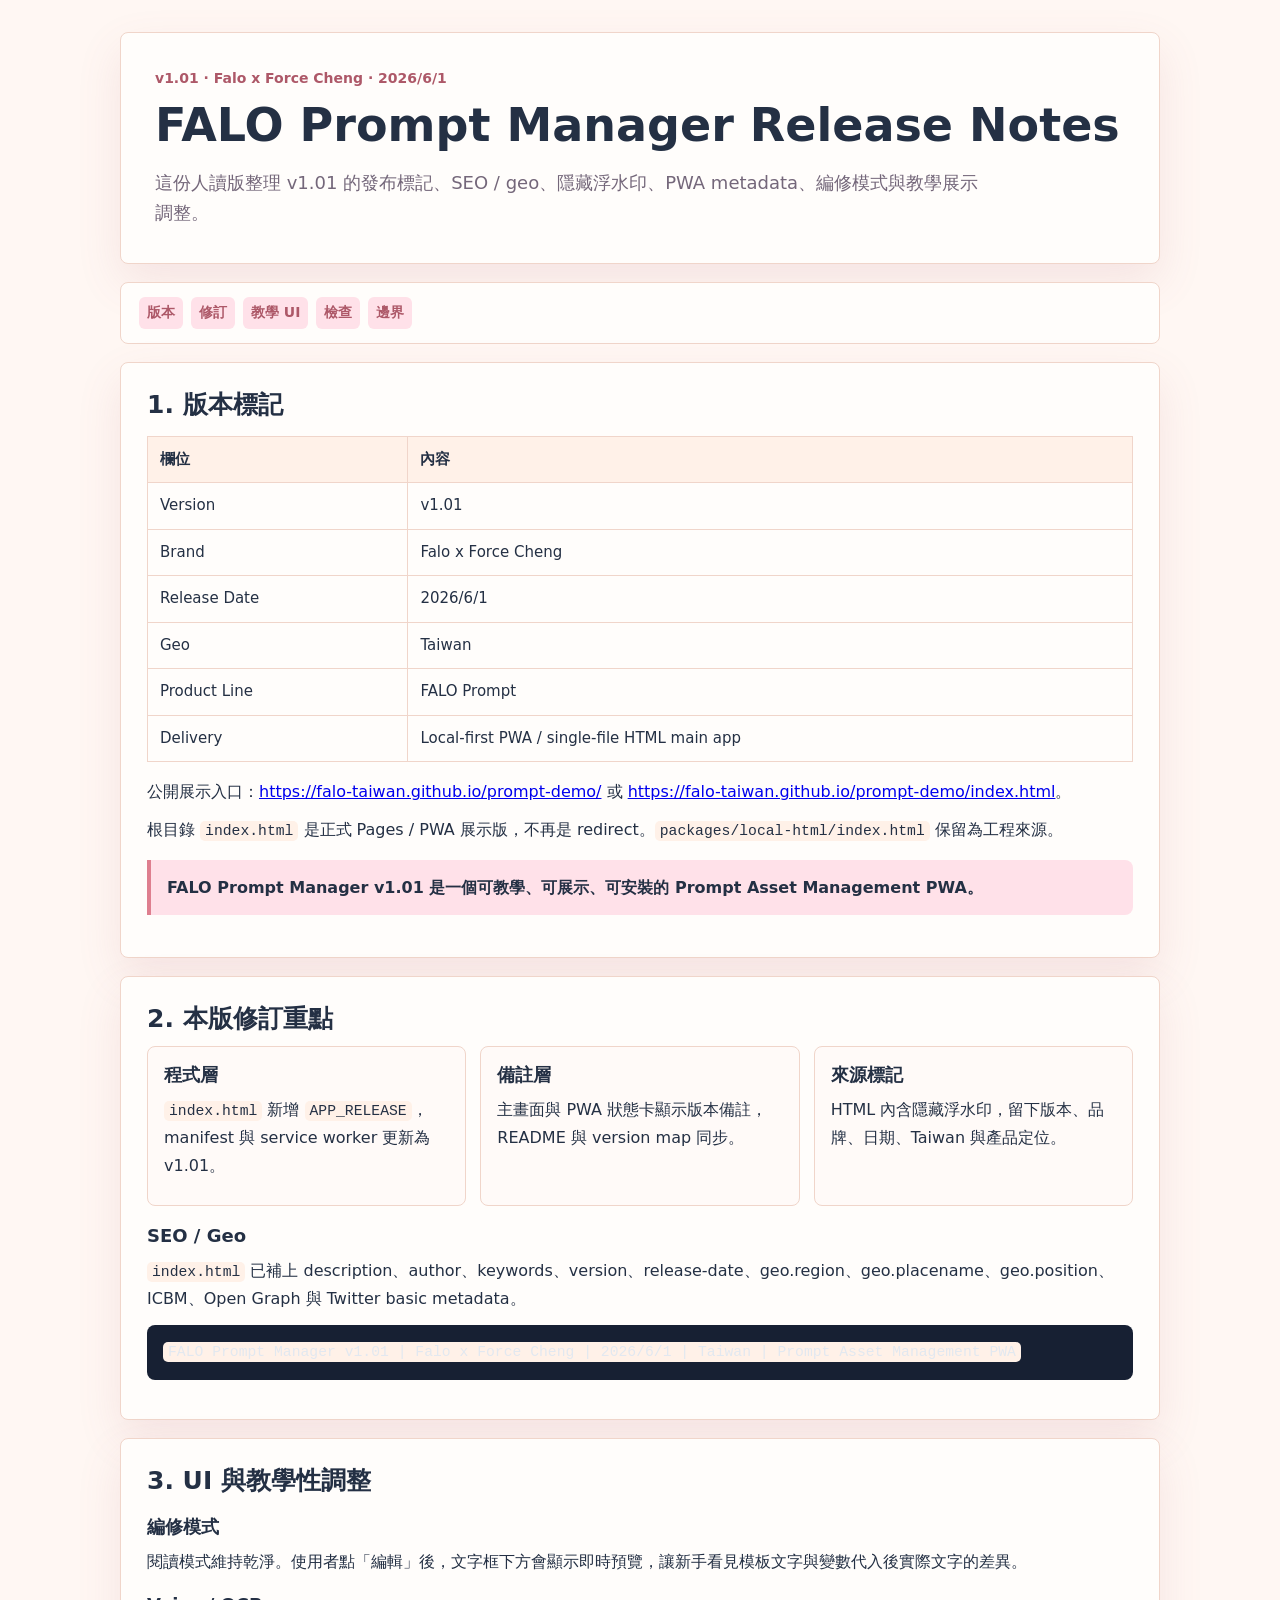
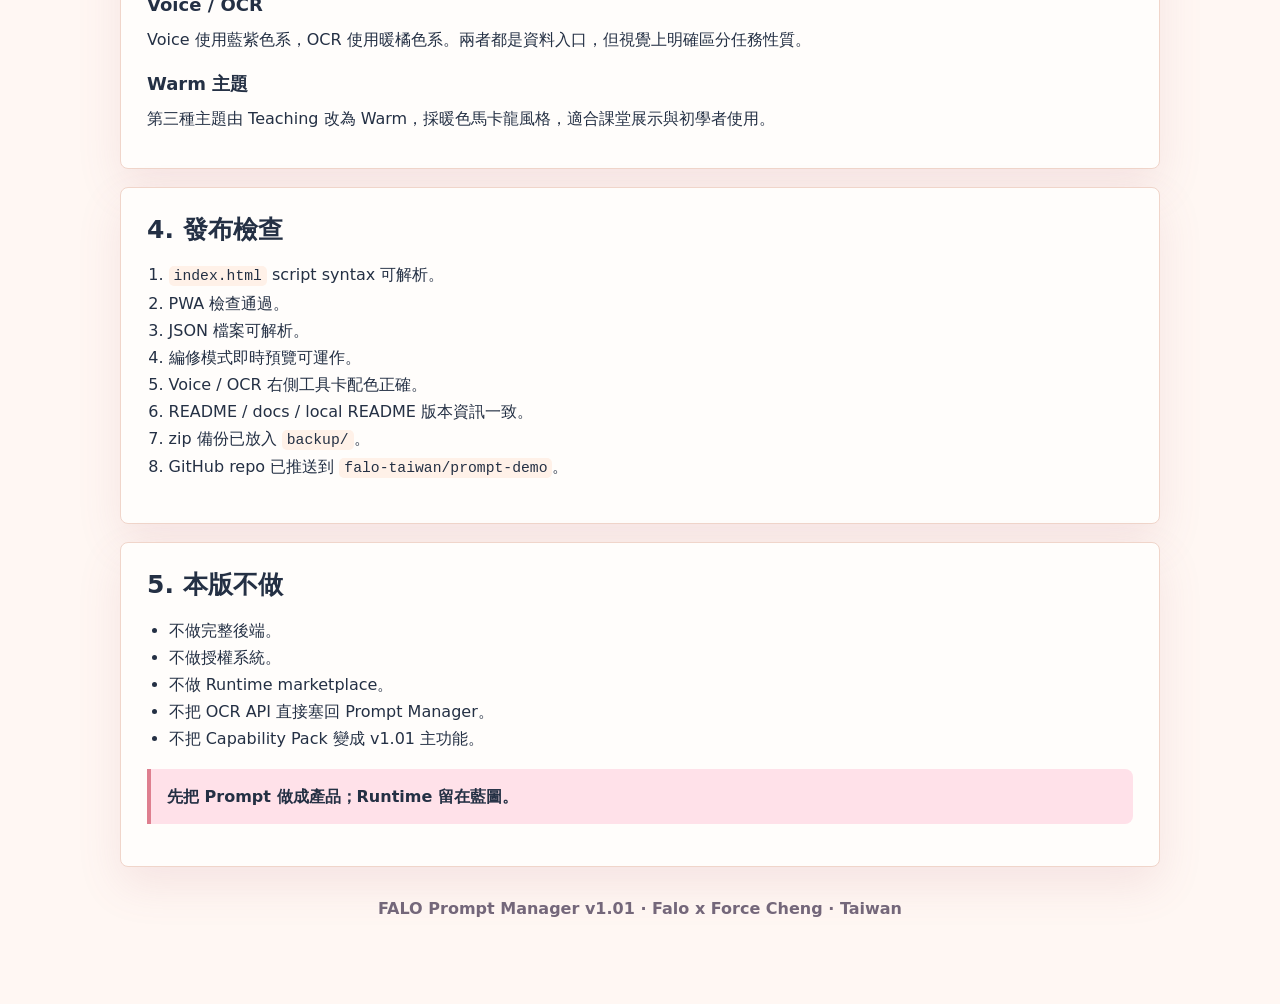
<file: docs/08_v101_release_notes.html>
<!doctype html>
<html lang="zh-Hant">
<head>
  <meta charset="utf-8">
  <meta name="viewport" content="width=device-width, initial-scale=1">
  <meta name="description" content="FALO Prompt Manager v1.01 release notes for Falo x Force Cheng, including SEO, geo, hidden watermark, PWA, and teaching UI updates.">
  <meta name="author" content="Falo x Force Cheng">
  <meta name="version" content="v1.01">
  <meta name="release-date" content="2026-06-01">
  <meta name="geo.region" content="TW">
  <meta name="geo.placename" content="Taiwan">
  <meta name="geo.position" content="23.6978;120.9605">
  <meta name="ICBM" content="23.6978, 120.9605">
  <title>FALO Prompt Manager v1.01 Release Notes</title>
  <style>
    :root {
      --bg: #fff7f3;
      --paper: #fffdfb;
      --ink: #243044;
      --muted: #74677a;
      --line: #f0d5ca;
      --accent: #de7f8f;
      --accent-strong: #ad5868;
      --accent-soft: #ffe1e9;
      --blue: #4f46e5;
      --orange: #d97706;
      --code: #fff1e8;
      --radius: 8px;
      --shadow: 0 18px 45px rgba(173, 88, 104, 0.12);
    }

    * {
      box-sizing: border-box;
    }

    body {
      margin: 0;
      background: var(--bg);
      color: var(--ink);
      font-family: ui-sans-serif, system-ui, -apple-system, BlinkMacSystemFont, "Segoe UI", "Noto Sans TC", sans-serif;
      line-height: 1.7;
    }

    .page {
      max-width: 1080px;
      margin: 0 auto;
      padding: 32px 20px 72px;
    }

    .hero,
    section {
      background: var(--paper);
      border: 1px solid var(--line);
      border-radius: var(--radius);
      box-shadow: var(--shadow);
    }

    .hero {
      padding: 34px;
      margin-bottom: 18px;
    }

    .eyebrow {
      margin: 0 0 8px;
      color: var(--accent-strong);
      font-weight: 850;
      font-size: 14px;
    }

    h1 {
      margin: 0;
      font-size: clamp(30px, 5vw, 46px);
      line-height: 1.15;
      letter-spacing: 0;
    }

    .lead {
      margin: 16px 0 0;
      color: var(--muted);
      font-size: 18px;
      max-width: 840px;
    }

    .nav {
      display: flex;
      flex-wrap: wrap;
      gap: 8px;
      background: var(--paper);
      border: 1px solid var(--line);
      border-radius: var(--radius);
      padding: 14px 18px;
      margin-bottom: 18px;
    }

    .nav a {
      color: var(--accent-strong);
      background: var(--accent-soft);
      text-decoration: none;
      font-weight: 850;
      font-size: 14px;
      padding: 4px 8px;
      border-radius: 6px;
    }

    section {
      padding: 26px;
      margin: 18px 0;
    }

    h2 {
      margin: 0 0 12px;
      font-size: 25px;
      line-height: 1.25;
      letter-spacing: 0;
    }

    h3 {
      margin: 18px 0 8px;
      font-size: 18px;
      line-height: 1.3;
      letter-spacing: 0;
    }

    p {
      margin: 10px 0;
    }

    ul,
    ol {
      padding-left: 1.35rem;
    }

    table {
      width: 100%;
      border-collapse: collapse;
      margin: 16px 0;
      font-size: 15px;
    }

    th,
    td {
      border: 1px solid var(--line);
      padding: 10px 12px;
      text-align: left;
      vertical-align: top;
    }

    th {
      background: var(--code);
    }

    .callout {
      border-left: 4px solid var(--accent);
      background: var(--accent-soft);
      padding: 14px 16px;
      border-radius: 0 var(--radius) var(--radius) 0;
      font-weight: 800;
      margin: 16px 0;
    }

    .grid {
      display: grid;
      grid-template-columns: repeat(3, minmax(0, 1fr));
      gap: 14px;
    }

    .mini {
      border: 1px solid var(--line);
      border-radius: var(--radius);
      background: #fffaf8;
      padding: 16px;
    }

    .mini h3 {
      margin-top: 0;
    }

    code {
      background: var(--code);
      border-radius: 5px;
      padding: 2px 5px;
      font-family: ui-monospace, SFMono-Regular, Menlo, Monaco, Consolas, "Liberation Mono", monospace;
      font-size: 0.92em;
    }

    pre {
      overflow-x: auto;
      background: #172033;
      color: #e2e8f0;
      border-radius: var(--radius);
      padding: 16px;
      line-height: 1.55;
    }

    .tagline {
      color: var(--muted);
      text-align: center;
      font-weight: 800;
      margin-top: 28px;
    }

    @media (max-width: 800px) {
      .grid {
        grid-template-columns: 1fr;
      }

      .hero,
      section {
        padding: 22px;
      }
    }
  </style>
</head>
<body>
  <main class="page">
    <header class="hero">
      <p class="eyebrow">v1.01 · Falo x Force Cheng · 2026/6/1</p>
      <h1>FALO Prompt Manager Release Notes</h1>
      <p class="lead">這份人讀版整理 v1.01 的發布標記、SEO / geo、隱藏浮水印、PWA metadata、編修模式與教學展示調整。</p>
    </header>

    <nav class="nav" aria-label="章節">
      <a href="#identity">版本</a>
      <a href="#changes">修訂</a>
      <a href="#teaching">教學 UI</a>
      <a href="#checks">檢查</a>
      <a href="#scope">邊界</a>
    </nav>

    <section id="identity">
      <h2>1. 版本標記</h2>
      <table>
        <tr><th>欄位</th><th>內容</th></tr>
        <tr><td>Version</td><td>v1.01</td></tr>
        <tr><td>Brand</td><td>Falo x Force Cheng</td></tr>
        <tr><td>Release Date</td><td>2026/6/1</td></tr>
        <tr><td>Geo</td><td>Taiwan</td></tr>
        <tr><td>Product Line</td><td>FALO Prompt</td></tr>
        <tr><td>Delivery</td><td>Local-first PWA / single-file HTML main app</td></tr>
      </table>
      <p>公開展示入口：<a href="https://falo-taiwan.github.io/prompt-demo/">https://falo-taiwan.github.io/prompt-demo/</a> 或 <a href="https://falo-taiwan.github.io/prompt-demo/index.html">https://falo-taiwan.github.io/prompt-demo/index.html</a>。</p>
      <p>根目錄 <code>index.html</code> 是正式 Pages / PWA 展示版，不再是 redirect。<code>packages/local-html/index.html</code> 保留為工程來源。</p>
      <div class="callout">FALO Prompt Manager v1.01 是一個可教學、可展示、可安裝的 Prompt Asset Management PWA。</div>
    </section>

    <section id="changes">
      <h2>2. 本版修訂重點</h2>
      <div class="grid">
        <div class="mini">
          <h3>程式層</h3>
          <p><code>index.html</code> 新增 <code>APP_RELEASE</code>，manifest 與 service worker 更新為 v1.01。</p>
        </div>
        <div class="mini">
          <h3>備註層</h3>
          <p>主畫面與 PWA 狀態卡顯示版本備註，README 與 version map 同步。</p>
        </div>
        <div class="mini">
          <h3>來源標記</h3>
          <p>HTML 內含隱藏浮水印，留下版本、品牌、日期、Taiwan 與產品定位。</p>
        </div>
      </div>
      <h3>SEO / Geo</h3>
      <p><code>index.html</code> 已補上 description、author、keywords、version、release-date、geo.region、geo.placename、geo.position、ICBM、Open Graph 與 Twitter basic metadata。</p>
      <pre><code>FALO Prompt Manager v1.01 | Falo x Force Cheng | 2026/6/1 | Taiwan | Prompt Asset Management PWA</code></pre>
    </section>

    <section id="teaching">
      <h2>3. UI 與教學性調整</h2>
      <h3>編修模式</h3>
      <p>閱讀模式維持乾淨。使用者點「編輯」後，文字框下方會顯示即時預覽，讓新手看見模板文字與變數代入後實際文字的差異。</p>
      <h3>Voice / OCR</h3>
      <p>Voice 使用藍紫色系，OCR 使用暖橘色系。兩者都是資料入口，但視覺上明確區分任務性質。</p>
      <h3>Warm 主題</h3>
      <p>第三種主題由 Teaching 改為 Warm，採暖色馬卡龍風格，適合課堂展示與初學者使用。</p>
    </section>

    <section id="checks">
      <h2>4. 發布檢查</h2>
      <ol>
        <li><code>index.html</code> script syntax 可解析。</li>
        <li>PWA 檢查通過。</li>
        <li>JSON 檔案可解析。</li>
        <li>編修模式即時預覽可運作。</li>
        <li>Voice / OCR 右側工具卡配色正確。</li>
        <li>README / docs / local README 版本資訊一致。</li>
        <li>zip 備份已放入 <code>backup/</code>。</li>
        <li>GitHub repo 已推送到 <code>falo-taiwan/prompt-demo</code>。</li>
      </ol>
    </section>

    <section id="scope">
      <h2>5. 本版不做</h2>
      <ul>
        <li>不做完整後端。</li>
        <li>不做授權系統。</li>
        <li>不做 Runtime marketplace。</li>
        <li>不把 OCR API 直接塞回 Prompt Manager。</li>
        <li>不把 Capability Pack 變成 v1.01 主功能。</li>
      </ul>
      <div class="callout">先把 Prompt 做成產品；Runtime 留在藍圖。</div>
    </section>

    <p class="tagline">FALO Prompt Manager v1.01 · Falo x Force Cheng · Taiwan</p>
  </main>
</body>
</html>
</file>
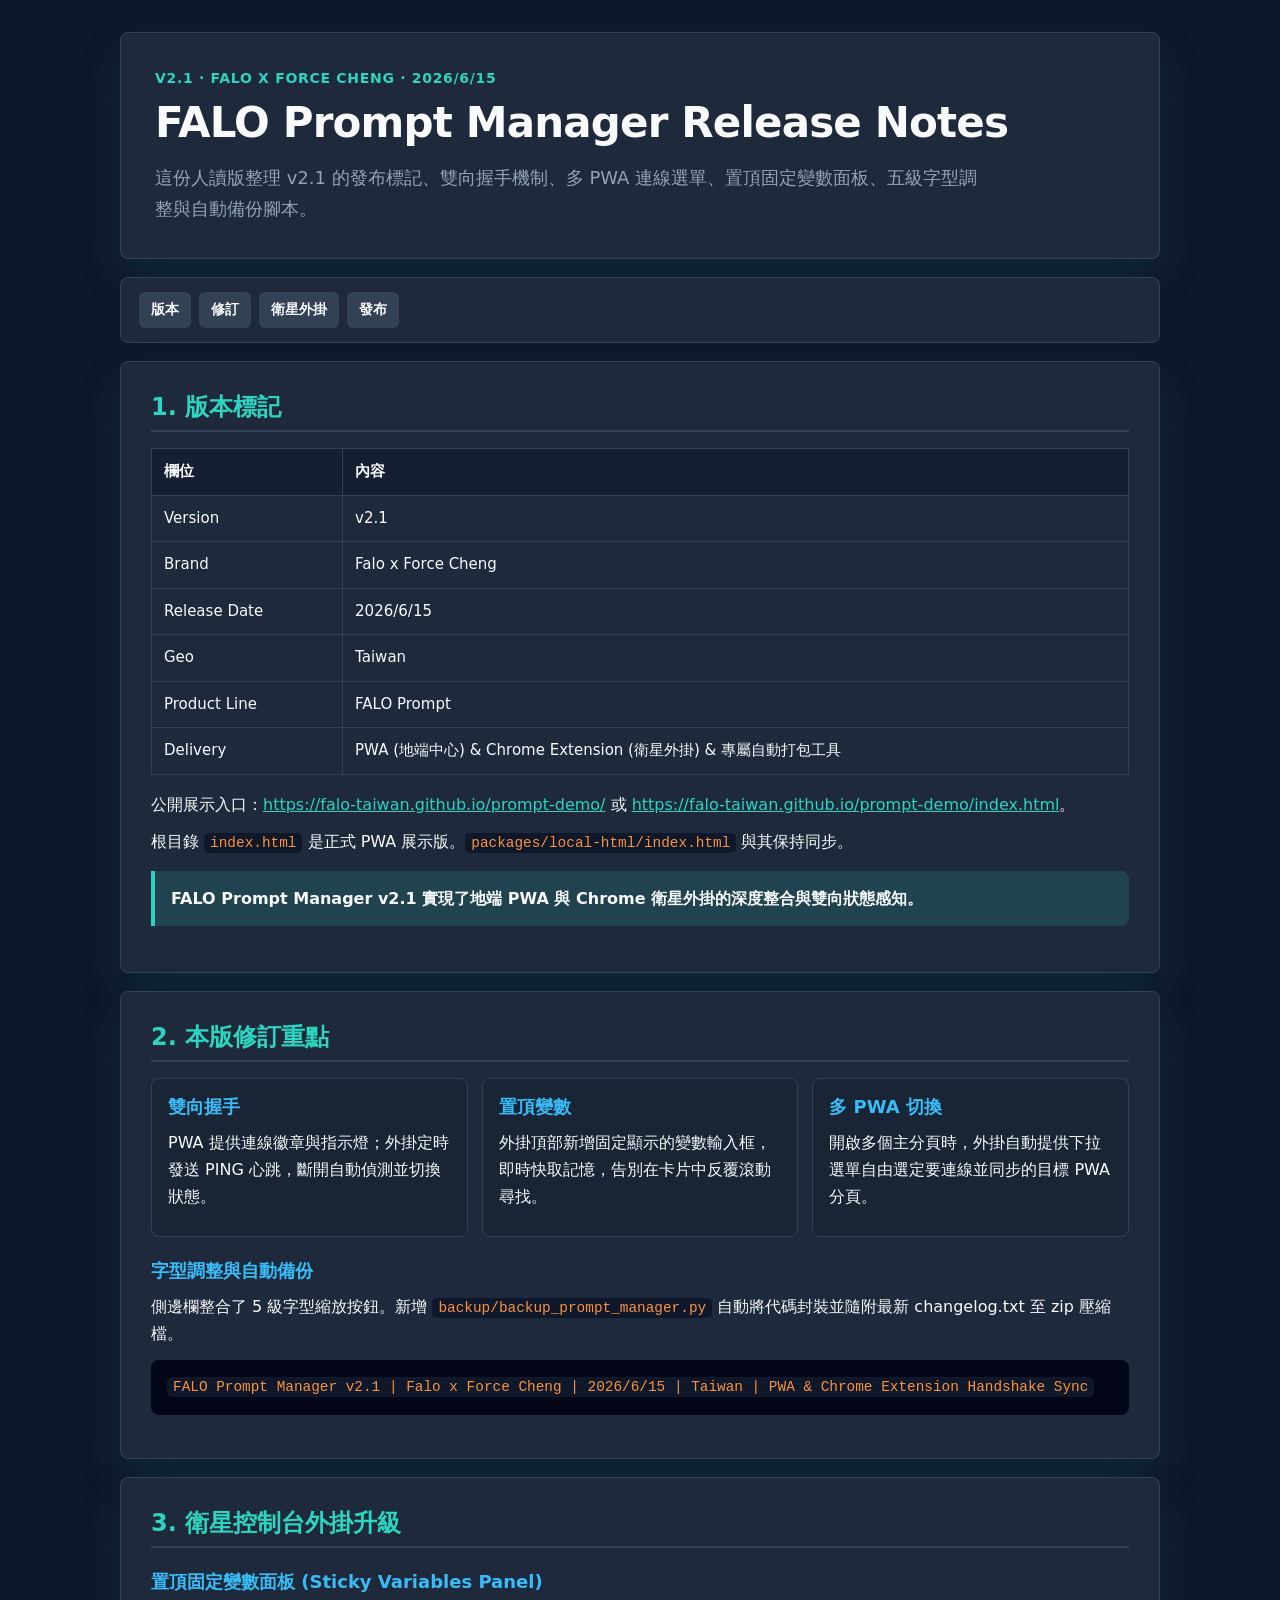
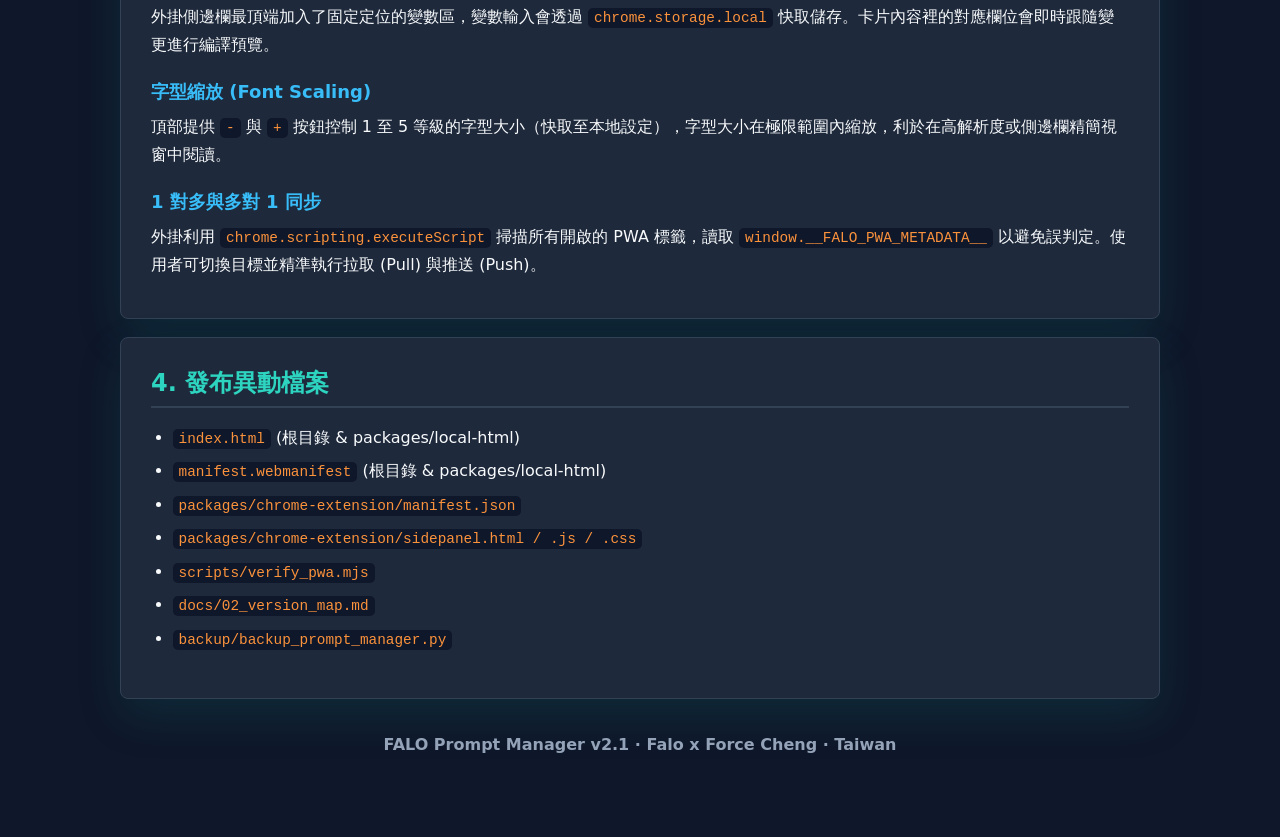
<file: docs/10_v21_release_notes.html>
<!doctype html>
<html lang="zh-Hant">
<head>
  <meta charset="utf-8">
  <meta name="viewport" content="width=device-width, initial-scale=1">
  <meta name="description" content="FALO Prompt Manager v2.1 release notes for Falo x Force Cheng, including extension handshake, heartbeat, font sizing, sticky variables panel, and auto backup script.">
  <meta name="author" content="Falo x Force Cheng">
  <meta name="version" content="v2.1">
  <meta name="release-date" content="2026-06-15">
  <meta name="geo.region" content="TW">
  <meta name="geo.placename" content="Taiwan">
  <meta name="geo.position" content="23.6978;120.9605">
  <meta name="ICBM" content="23.6978, 120.9605">
  <title>FALO Prompt Manager v2.1 Release Notes</title>
  <style>
    :root {
      --bg: #0f172a;
      --paper: #1e293b;
      --ink: #f8fafc;
      --muted: #94a3b8;
      --line: #334155;
      --accent: #2dd4bf;
      --accent-strong: #0d9488;
      --accent-soft: rgba(45, 212, 191, 0.15);
      --blue: #38bdf8;
      --orange: #fb923c;
      --code: #0f172a;
      --radius: 8px;
      --shadow: 0 18px 45px rgba(13, 148, 136, 0.15);
    }

    * {
      box-sizing: border-box;
    }

    body {
      margin: 0;
      background: var(--bg);
      color: var(--ink);
      font-family: ui-sans-serif, system-ui, -apple-system, BlinkMacSystemFont, "Segoe UI", "Noto Sans TC", sans-serif;
      line-height: 1.7;
    }

    .page {
      max-width: 1080px;
      margin: 0 auto;
      padding: 32px 20px 72px;
    }

    .hero,
    section {
      background: var(--paper);
      border: 1px solid var(--line);
      border-radius: var(--radius);
      box-shadow: var(--shadow);
    }

    .hero {
      padding: 34px;
      margin-bottom: 18px;
    }

    .eyebrow {
      margin: 0 0 8px;
      color: var(--accent);
      font-weight: 850;
      font-size: 14px;
      text-transform: uppercase;
      letter-spacing: 0.05em;
    }

    h1 {
      margin: 0;
      font-size: clamp(30px, 5vw, 42px);
      line-height: 1.15;
      letter-spacing: -0.02em;
    }

    .lead {
      margin: 16px 0 0;
      color: var(--muted);
      font-size: 18px;
      max-width: 840px;
    }

    .nav {
      display: flex;
      flex-wrap: wrap;
      gap: 8px;
      background: var(--paper);
      border: 1px solid var(--line);
      border-radius: var(--radius);
      padding: 14px 18px;
      margin-bottom: 18px;
    }

    .nav a {
      color: var(--ink);
      background: var(--line);
      text-decoration: none;
      font-weight: 700;
      font-size: 14px;
      padding: 6px 12px;
      border-radius: 6px;
      transition: all 0.2s ease;
    }

    .nav a:hover {
      background: var(--accent-strong);
      color: #fff;
    }

    section {
      padding: 30px;
      margin: 18px 0;
    }

    h2 {
      margin: 0 0 16px;
      font-size: 24px;
      line-height: 1.25;
      color: var(--accent);
      border-bottom: 2px solid var(--line);
      padding-bottom: 8px;
    }

    h3 {
      margin: 22px 0 10px;
      font-size: 18px;
      line-height: 1.3;
      color: var(--blue);
    }

    p {
      margin: 10px 0;
    }

    ul,
    ol {
      padding-left: 1.35rem;
    }

    li {
      margin: 6px 0;
    }

    table {
      width: 100%;
      border-collapse: collapse;
      margin: 16px 0;
      font-size: 15px;
    }

    th,
    td {
      border: 1px solid var(--line);
      padding: 10px 12px;
      text-align: left;
      vertical-align: top;
    }

    th {
      background: rgba(15, 23, 42, 0.5);
    }

    .callout {
      border-left: 4px solid var(--accent);
      background: var(--accent-soft);
      padding: 14px 16px;
      border-radius: 0 var(--radius) var(--radius) 0;
      font-weight: 600;
      margin: 16px 0;
    }

    .grid {
      display: grid;
      grid-template-columns: repeat(3, minmax(0, 1fr));
      gap: 14px;
    }

    .mini {
      border: 1px solid var(--line);
      border-radius: var(--radius);
      background: rgba(15, 23, 42, 0.3);
      padding: 16px;
    }

    .mini h3 {
      margin-top: 0;
    }

    code {
      background: var(--code);
      border-radius: 5px;
      padding: 2px 6px;
      font-family: ui-monospace, SFMono-Regular, Menlo, Monaco, Consolas, monospace;
      font-size: 0.9em;
      color: var(--orange);
    }

    pre {
      overflow-x: auto;
      background: #020617;
      color: #e2e8f0;
      border-radius: var(--radius);
      padding: 16px;
      line-height: 1.55;
    }

    .tagline {
      color: var(--muted);
      text-align: center;
      font-weight: 600;
      margin-top: 32px;
    }

    a {
      color: var(--accent);
      text-decoration: underline;
    }

    a:hover {
      color: var(--blue);
    }

    @media (max-width: 800px) {
      .grid {
        grid-template-columns: 1fr;
      }

      .hero,
      section {
        padding: 22px;
      }
    }
  </style>
</head>
<body>
  <main class="page">
    <header class="hero">
      <p class="eyebrow">v2.1 · Falo x Force Cheng · 2026/6/15</p>
      <h1>FALO Prompt Manager Release Notes</h1>
      <p class="lead">這份人讀版整理 v2.1 的發布標記、雙向握手機制、多 PWA 連線選單、置頂固定變數面板、五級字型調整與自動備份腳本。</p>
    </header>

    <nav class="nav" aria-label="章節">
      <a href="#identity">版本</a>
      <a href="#changes">修訂</a>
      <a href="#extension">衛星外掛</a>
      <a href="#checks">發布</a>
    </nav>

    <section id="identity">
      <h2>1. 版本標記</h2>
      <table>
        <tr><th>欄位</th><th>內容</th></tr>
        <tr><td>Version</td><td>v2.1</td></tr>
        <tr><td>Brand</td><td>Falo x Force Cheng</td></tr>
        <tr><td>Release Date</td><td>2026/6/15</td></tr>
        <tr><td>Geo</td><td>Taiwan</td></tr>
        <tr><td>Product Line</td><td>FALO Prompt</td></tr>
        <tr><td>Delivery</td><td>PWA (地端中心) &amp; Chrome Extension (衛星外掛) &amp; 專屬自動打包工具</td></tr>
      </table>
      <p>公開展示入口：<a href="https://falo-taiwan.github.io/prompt-demo/">https://falo-taiwan.github.io/prompt-demo/</a> 或 <a href="https://falo-taiwan.github.io/prompt-demo/index.html">https://falo-taiwan.github.io/prompt-demo/index.html</a>。</p>
      <p>根目錄 <code>index.html</code> 是正式 PWA 展示版。<code>packages/local-html/index.html</code> 與其保持同步。</p>
      <div class="callout">FALO Prompt Manager v2.1 實現了地端 PWA 與 Chrome 衛星外掛的深度整合與雙向狀態感知。</div>
    </section>

    <section id="changes">
      <h2>2. 本版修訂重點</h2>
      <div class="grid">
        <div class="mini">
          <h3>雙向握手</h3>
          <p>PWA 提供連線徽章與指示燈；外掛定時發送 PING 心跳，斷開自動偵測並切換狀態。</p>
        </div>
        <div class="mini">
          <h3>置頂變數</h3>
          <p>外掛頂部新增固定顯示的變數輸入框，即時快取記憶，告別在卡片中反覆滾動尋找。</p>
        </div>
        <div class="mini">
          <h3>多 PWA 切換</h3>
          <p>開啟多個主分頁時，外掛自動提供下拉選單自由選定要連線並同步的目標 PWA 分頁。</p>
        </div>
      </div>
      <h3>字型調整與自動備份</h3>
      <p>側邊欄整合了 5 級字型縮放按鈕。新增 <code>backup/backup_prompt_manager.py</code> 自動將代碼封裝並隨附最新 changelog.txt 至 zip 壓縮檔。</p>
      <pre><code>FALO Prompt Manager v2.1 | Falo x Force Cheng | 2026/6/15 | Taiwan | PWA &amp; Chrome Extension Handshake Sync</code></pre>
    </section>

    <section id="extension">
      <h2>3. 衛星控制台外掛升級</h2>
      <h3>置頂固定變數面板 (Sticky Variables Panel)</h3>
      <p>外掛側邊欄最頂端加入了固定定位的變數區，變數輸入會透過 <code>chrome.storage.local</code> 快取儲存。卡片內容裡的對應欄位會即時跟隨變更進行編譯預覽。</p>
      <h3>字型縮放 (Font Scaling)</h3>
      <p>頂部提供 <code>-</code> 與 <code>+</code> 按鈕控制 1 至 5 等級的字型大小（快取至本地設定），字型大小在極限範圍內縮放，利於在高解析度或側邊欄精簡視窗中閱讀。</p>
      <h3>1 對多與多對 1 同步</h3>
      <p>外掛利用 <code>chrome.scripting.executeScript</code> 掃描所有開啟的 PWA 標籤，讀取 <code>window.__FALO_PWA_METADATA__</code> 以避免誤判定。使用者可切換目標並精準執行拉取 (Pull) 與推送 (Push)。</p>
    </section>

    <section id="checks">
      <h2>4. 發布異動檔案</h2>
      <ul>
        <li><code>index.html</code> (根目錄 &amp; packages/local-html)</li>
        <li><code>manifest.webmanifest</code> (根目錄 &amp; packages/local-html)</li>
        <li><code>packages/chrome-extension/manifest.json</code></li>
        <li><code>packages/chrome-extension/sidepanel.html / .js / .css</code></li>
        <li><code>scripts/verify_pwa.mjs</code></li>
        <li><code>docs/02_version_map.md</code></li>
        <li><code>backup/backup_prompt_manager.py</code></li>
      </ul>
    </section>

    <p class="tagline">FALO Prompt Manager v2.1 · Falo x Force Cheng · Taiwan</p>
  </main>
</body>
</html>
</file>
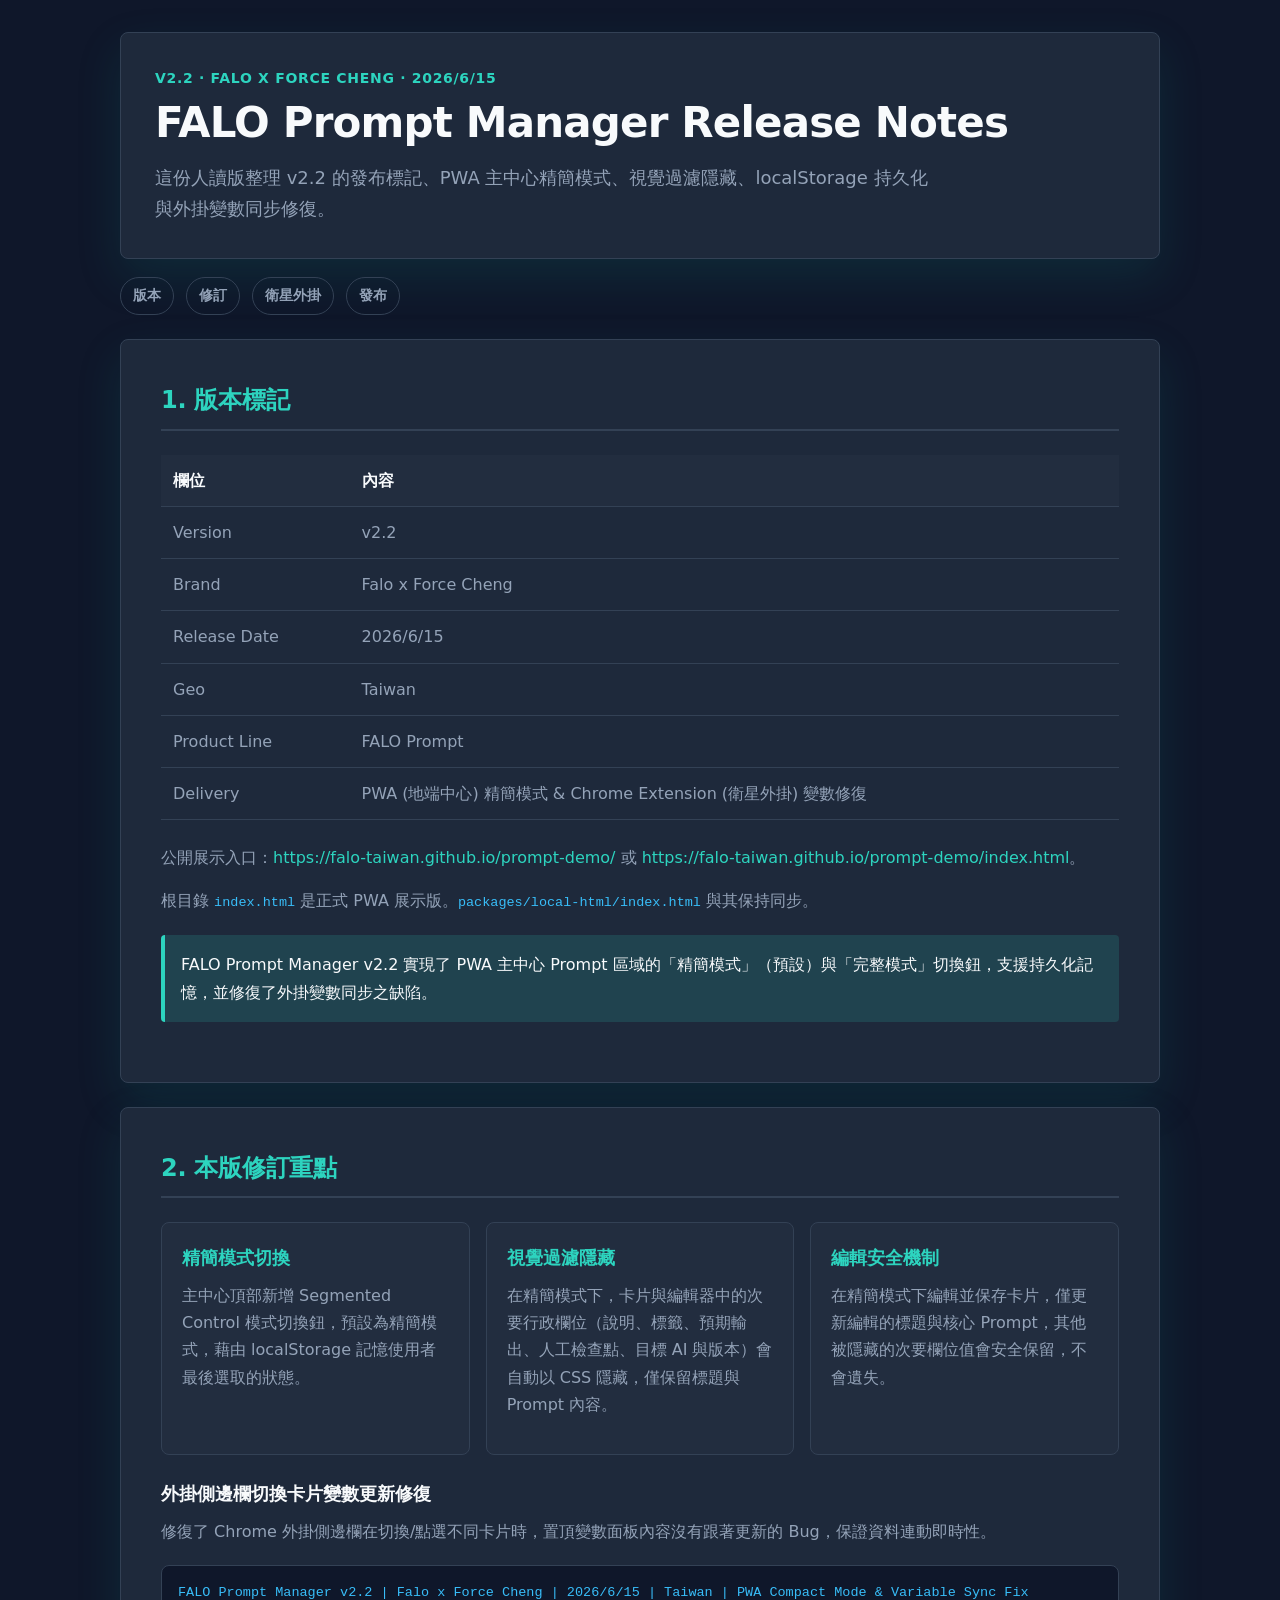
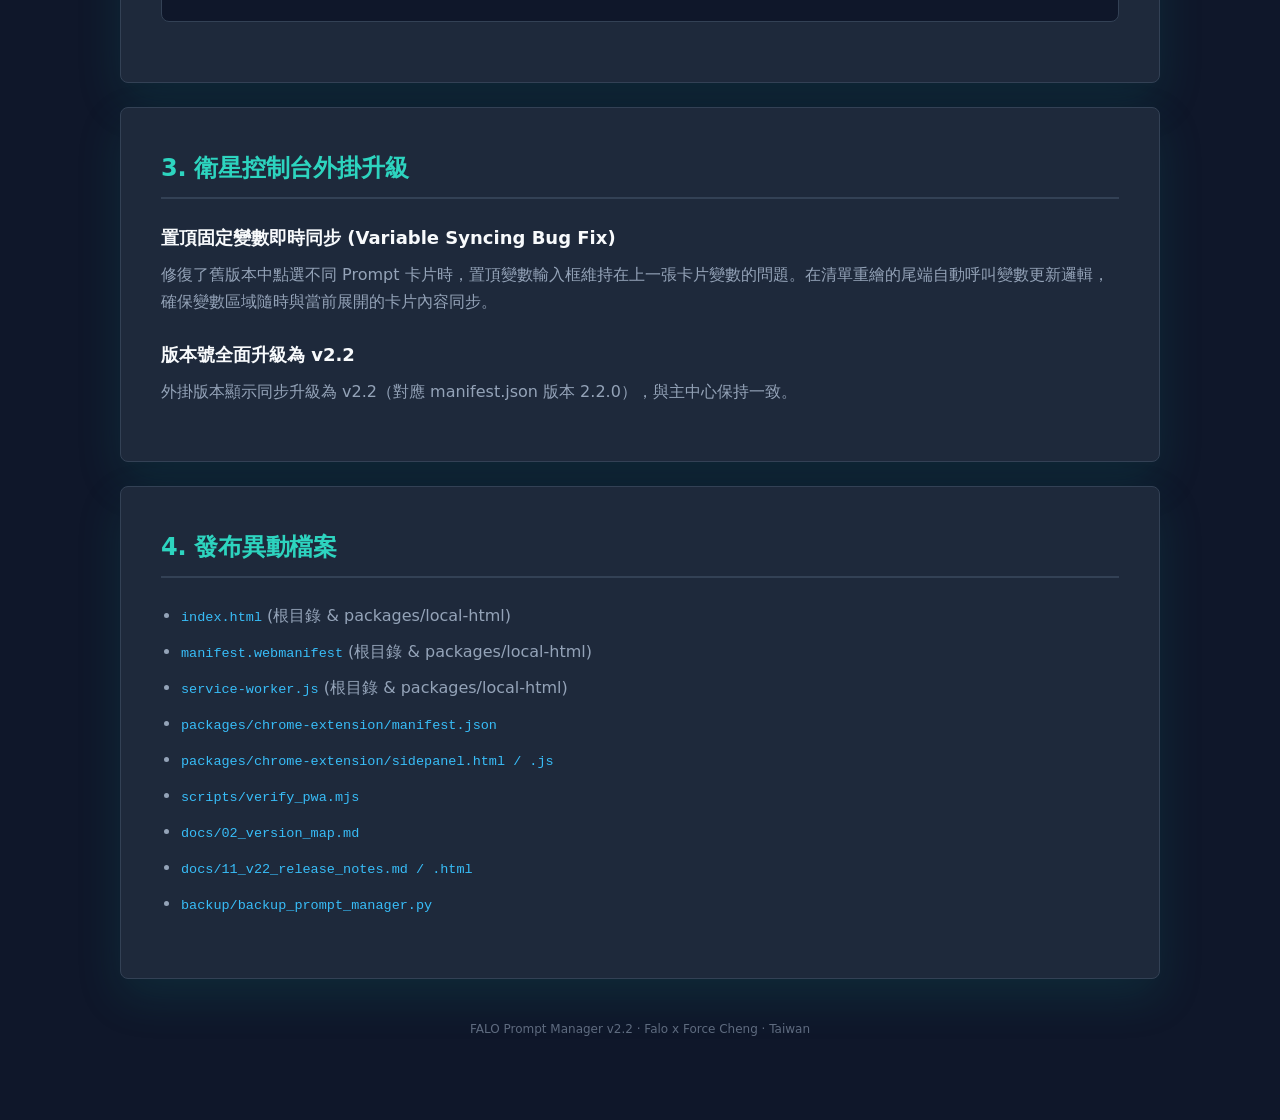
<file: docs/11_v22_release_notes.html>
<!doctype html>
<html lang="zh-Hant">
<head>
  <meta charset="utf-8">
  <meta name="viewport" content="width=device-width, initial-scale=1">
  <meta name="description" content="FALO Prompt Manager v2.2 release notes for Falo x Force Cheng, including compact/full mode switcher, metadata hiding, and extension variable panel fix.">
  <meta name="author" content="Falo x Force Cheng">
  <meta name="version" content="v2.2">
  <meta name="release-date" content="2026-06-15">
  <meta name="geo.region" content="TW">
  <meta name="geo.placename" content="Taiwan">
  <meta name="geo.position" content="23.6978;120.9605">
  <meta name="ICBM" content="23.6978, 120.9605">
  <title>FALO Prompt Manager v2.2 Release Notes</title>
  <style>
    :root {
      --bg: #0f172a;
      --paper: #1e293b;
      --ink: #f8fafc;
      --muted: #94a3b8;
      --line: #334155;
      --accent: #2dd4bf;
      --accent-strong: #0d9488;
      --accent-soft: rgba(45, 212, 191, 0.15);
      --blue: #38bdf8;
      --orange: #fb923c;
      --code: #0f172a;
      --radius: 8px;
      --shadow: 0 18px 45px rgba(13, 148, 136, 0.15);
    }

    * {
      box-sizing: border-box;
    }

    body {
      margin: 0;
      background: var(--bg);
      color: var(--ink);
      font-family: ui-sans-serif, system-ui, -apple-system, BlinkMacSystemFont, "Segoe UI", "Noto Sans TC", sans-serif;
      line-height: 1.7;
    }

    .page {
      max-width: 1080px;
      margin: 0 auto;
      padding: 32px 20px 72px;
    }

    .hero,
    section {
      background: var(--paper);
      border: 1px solid var(--line);
      border-radius: var(--radius);
      box-shadow: var(--shadow);
    }

    .hero {
      padding: 34px;
      margin-bottom: 18px;
    }

    .eyebrow {
      margin: 0 0 8px;
      color: var(--accent);
      font-weight: 850;
      font-size: 14px;
      text-transform: uppercase;
      letter-spacing: 0.05em;
    }

    h1 {
      margin: 0;
      font-size: clamp(30px, 5vw, 42px);
      line-height: 1.15;
      letter-spacing: -0.02em;
    }

    .lead {
      margin: 16px 0 0;
      color: var(--muted);
      font-size: clamp(15px, 3vw, 18px);
      max-width: 780px;
    }

    .nav {
      display: flex;
      gap: 12px;
      margin-bottom: 24px;
      flex-wrap: wrap;
    }

    .nav a {
      color: var(--muted);
      text-decoration: none;
      font-size: 14px;
      font-weight: 600;
      padding: 6px 12px;
      border: 1px solid var(--line);
      border-radius: 20px;
      transition: all 0.2s ease;
    }

    .nav a:hover {
      color: var(--accent);
      border-color: var(--accent);
      background: var(--accent-soft);
    }

    section {
      padding: 40px;
      margin-bottom: 24px;
    }

    section:last-of-type {
      margin-bottom: 40px;
    }

    h2 {
      margin: 0 0 24px;
      font-size: 24px;
      letter-spacing: -0.01em;
      border-bottom: 2px solid var(--line);
      padding-bottom: 8px;
      color: var(--accent);
    }

    h3 {
      margin: 24px 0 8px;
      font-size: 18px;
      color: var(--ink);
    }

    p {
      margin: 0 0 16px;
      color: var(--muted);
    }

    ul {
      margin: 0 0 20px;
      padding-left: 20px;
      color: var(--muted);
    }

    li {
      margin-bottom: 8px;
    }

    table {
      width: 100%;
      border-collapse: collapse;
      margin-bottom: 24px;
    }

    th, td {
      padding: 12px;
      text-align: left;
      border-bottom: 1px solid var(--line);
    }

    th {
      font-weight: 700;
      color: var(--ink);
      background: rgba(255, 255, 255, 0.02);
    }

    td {
      color: var(--muted);
    }

    .callout {
      padding: 16px;
      background: var(--accent-soft);
      border-left: 4px solid var(--accent);
      border-radius: 4px;
      margin: 20px 0;
      color: var(--ink);
    }

    .grid {
      display: grid;
      grid-template-columns: repeat(auto-fit, minmax(280px, 1fr));
      gap: 16px;
      margin-bottom: 24px;
    }

    .mini {
      background: rgba(255, 255, 255, 0.02);
      border: 1px solid var(--line);
      border-radius: var(--radius);
      padding: 20px;
    }

    .mini h3 {
      margin-top: 0;
      color: var(--accent);
    }

    pre {
      background: var(--code);
      border: 1px solid var(--line);
      padding: 16px;
      border-radius: var(--radius);
      overflow-x: auto;
      margin: 20px 0;
    }

    code {
      font-family: ui-monospace, SFMono-Regular, Menlo, Monaco, Consolas, monospace;
      font-size: 13.5px;
      color: var(--blue);
    }

    .tagline {
      text-align: center;
      font-size: 12px;
      color: var(--muted);
      opacity: 0.6;
    }

    a {
      color: var(--accent);
      text-decoration: none;
      transition: color 0.2s ease;
    }

    a:hover {
      color: var(--blue);
    }

    @media (max-width: 800px) {
      .grid {
        grid-template-columns: 1fr;
      }

      .hero,
      section {
        padding: 22px;
      }
    }
  </style>
</head>
<body>
  <main class="page">
    <header class="hero">
      <p class="eyebrow">v2.2 · Falo x Force Cheng · 2026/6/15</p>
      <h1>FALO Prompt Manager Release Notes</h1>
      <p class="lead">這份人讀版整理 v2.2 的發布標記、PWA 主中心精簡模式、視覺過濾隱藏、localStorage 持久化與外掛變數同步修復。</p>
    </header>

    <nav class="nav" aria-label="章節">
      <a href="#identity">版本</a>
      <a href="#changes">修訂</a>
      <a href="#extension">衛星外掛</a>
      <a href="#checks">發布</a>
    </nav>

    <section id="identity">
      <h2>1. 版本標記</h2>
      <table>
        <tr><th>欄位</th><th>內容</th></tr>
        <tr><td>Version</td><td>v2.2</td></tr>
        <tr><td>Brand</td><td>Falo x Force Cheng</td></tr>
        <tr><td>Release Date</td><td>2026/6/15</td></tr>
        <tr><td>Geo</td><td>Taiwan</td></tr>
        <tr><td>Product Line</td><td>FALO Prompt</td></tr>
        <tr><td>Delivery</td><td>PWA (地端中心) 精簡模式 &amp; Chrome Extension (衛星外掛) 變數修復</td></tr>
      </table>
      <p>公開展示入口：<a href="https://falo-taiwan.github.io/prompt-demo/">https://falo-taiwan.github.io/prompt-demo/</a> 或 <a href="https://falo-taiwan.github.io/prompt-demo/index.html">https://falo-taiwan.github.io/prompt-demo/index.html</a>。</p>
      <p>根目錄 <code>index.html</code> 是正式 PWA 展示版。<code>packages/local-html/index.html</code> 與其保持同步。</p>
      <div class="callout">FALO Prompt Manager v2.2 實現了 PWA 主中心 Prompt 區域的「精簡模式」（預設）與「完整模式」切換鈕，支援持久化記憶，並修復了外掛變數同步之缺陷。</div>
    </section>

    <section id="changes">
      <h2>2. 本版修訂重點</h2>
      <div class="grid">
        <div class="mini">
          <h3>精簡模式切換</h3>
          <p>主中心頂部新增 Segmented Control 模式切換鈕，預設為精簡模式，藉由 localStorage 記憶使用者最後選取的狀態。</p>
        </div>
        <div class="mini">
          <h3>視覺過濾隱藏</h3>
          <p>在精簡模式下，卡片與編輯器中的次要行政欄位（說明、標籤、預期輸出、人工檢查點、目標 AI 與版本）會自動以 CSS 隱藏，僅保留標題與 Prompt 內容。</p>
        </div>
        <div class="mini">
          <h3>編輯安全機制</h3>
          <p>在精簡模式下編輯並保存卡片，僅更新編輯的標題與核心 Prompt，其他被隱藏的次要欄位值會安全保留，不會遺失。</p>
        </div>
      </div>
      <h3>外掛側邊欄切換卡片變數更新修復</h3>
      <p>修復了 Chrome 外掛側邊欄在切換/點選不同卡片時，置頂變數面板內容沒有跟著更新的 Bug，保證資料連動即時性。</p>
      <pre><code>FALO Prompt Manager v2.2 | Falo x Force Cheng | 2026/6/15 | Taiwan | PWA Compact Mode &amp; Variable Sync Fix</code></pre>
    </section>

    <section id="extension">
      <h2>3. 衛星控制台外掛升級</h2>
      <h3>置頂固定變數即時同步 (Variable Syncing Bug Fix)</h3>
      <p>修復了舊版本中點選不同 Prompt 卡片時，置頂變數輸入框維持在上一張卡片變數的問題。在清單重繪的尾端自動呼叫變數更新邏輯，確保變數區域隨時與當前展開的卡片內容同步。</p>
      <h3>版本號全面升級為 v2.2</h3>
      <p>外掛版本顯示同步升級為 v2.2（對應 manifest.json 版本 2.2.0），與主中心保持一致。</p>
    </section>

    <section id="checks">
      <h2>4. 發布異動檔案</h2>
      <ul>
        <li><code>index.html</code> (根目錄 &amp; packages/local-html)</li>
        <li><code>manifest.webmanifest</code> (根目錄 &amp; packages/local-html)</li>
        <li><code>service-worker.js</code> (根目錄 &amp; packages/local-html)</li>
        <li><code>packages/chrome-extension/manifest.json</code></li>
        <li><code>packages/chrome-extension/sidepanel.html / .js</code></li>
        <li><code>scripts/verify_pwa.mjs</code></li>
        <li><code>docs/02_version_map.md</code></li>
        <li><code>docs/11_v22_release_notes.md / .html</code></li>
        <li><code>backup/backup_prompt_manager.py</code></li>
      </ul>
    </section>

    <p class="tagline">FALO Prompt Manager v2.2 · Falo x Force Cheng · Taiwan</p>
  </main>
</body>
</html>
</file>
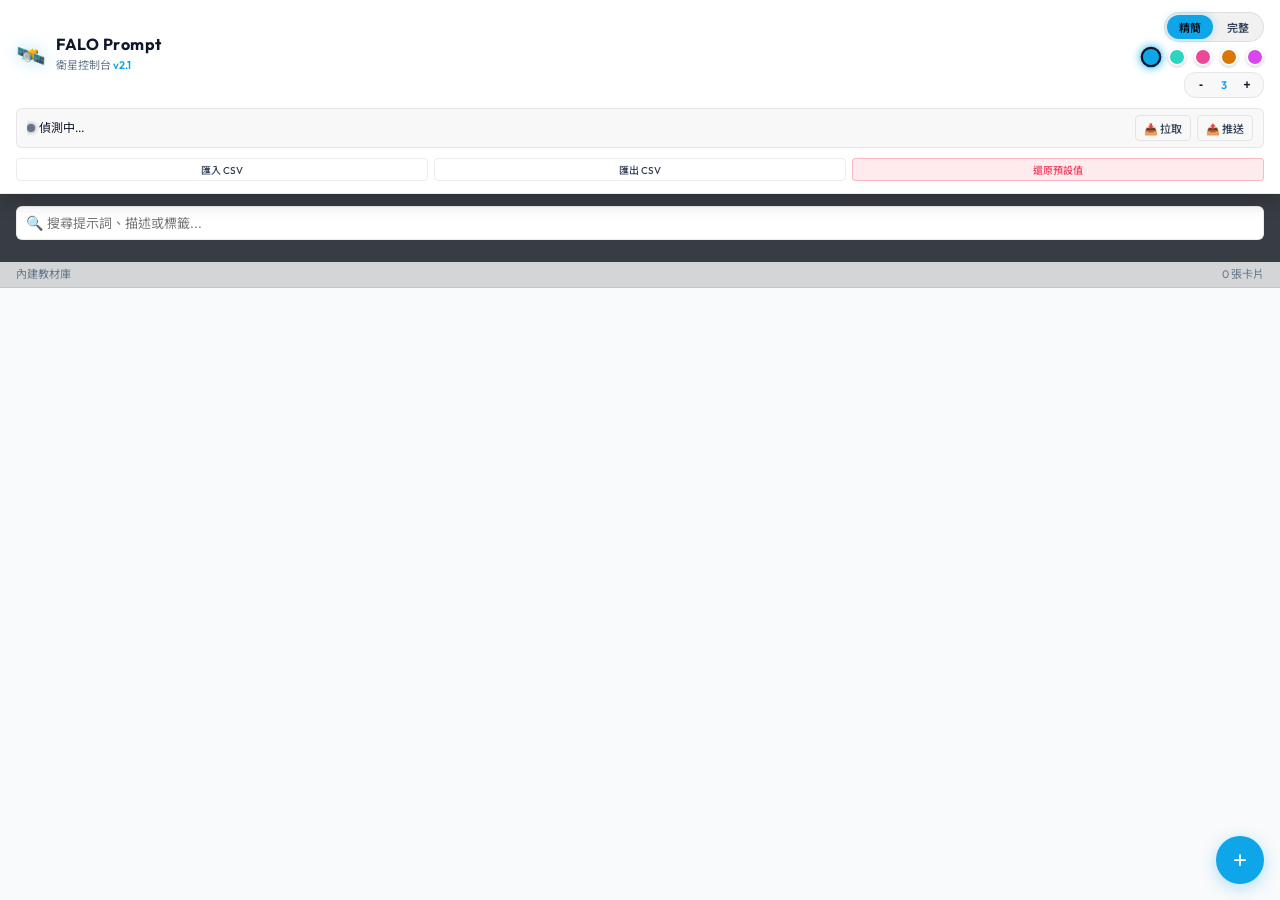
<file: packages/chrome-extension/sidepanel.html>
<!DOCTYPE html>
<html lang="zh-TW">
<head>
  <meta charset="UTF-8">
  <meta name="viewport" content="width=device-width, initial-scale=1.0">
  <title>FALO Prompt Satellite</title>
  <link rel="stylesheet" href="sidepanel.css">
</head>
<body>
  <div class="app-container">
    <!-- Header -->
    <header class="header">
      <div class="brand-row">
        <span class="logo">🛰️</span>
        <div class="brand-info">
          <h1>FALO Prompt</h1>
          <span class="sub">衛星控制台 <span id="appVersion">v2.1</span></span>
        </div>
        <div class="header-controls" style="margin-left: auto; display: flex; flex-direction: column; align-items: flex-end; gap: 6px;">
          <!-- Mode Switcher -->
          <div class="segmented-control" id="uiModeSelector">
            <button class="mode-btn active" data-mode="compact" title="精簡模式：專注複製與自動填入">精簡</button>
            <button class="mode-btn" data-mode="full" title="完整模式：支援同步、匯出與編輯">完整</button>
          </div>
          <!-- Theme Switcher Dots -->
          <div class="theme-switcher" id="themeSwitcher">
            <button class="theme-dot dot-light active" data-theme="light" title="淺色模式 (Light)"></button>
            <button class="theme-dot dot-dark" data-theme="dark" title="深色模式 (Obsidian)"></button>
            <button class="theme-dot dot-pink" data-theme="pink" title="粉色模式 (Cherry Blossom)"></button>
            <button class="theme-dot dot-warm" data-theme="warm" title="暖色模式 (Cozy Amber)"></button>
            <button class="theme-dot dot-cyber" data-theme="cyber" title="賽博模式 (Cyberpunk)"></button>
          </div>
          <!-- Font Size Adjuster -->
          <div class="font-size-adjuster" id="fontSizeAdjuster">
            <button id="fontDecBtn" class="btn-adjust" title="縮小字型">-</button>
            <span id="fontSizeLvl" class="adjust-lvl">3</span>
            <button id="fontIncBtn" class="btn-adjust" title="放大字型">+</button>
          </div>
        </div>
      </div>
      
      <!-- Sync Panel -->
      <div class="sync-panel">
        <div class="sync-status" style="display: flex; align-items: center; gap: 4px; overflow: hidden; max-width: 170px;">
          <span class="status-indicator" id="syncIndicator"></span>
          <select id="pwaTargetSelector" class="select-pwa" style="display: none;"></select>
          <span id="syncStatusText">偵測中...</span>
        </div>
        <div class="sync-actions">
          <button id="syncPullBtn" class="btn btn-sm btn-outline" title="拉取地端 PWA 網頁最新資料">
            📥 拉取
          </button>
          <button id="syncPushBtn" class="btn btn-sm btn-outline" title="推送外掛變更至地端 PWA 網頁">
            📤 推送
          </button>
        </div>
      </div>

      <!-- File Actions -->
      <div class="file-actions">
        <button id="importBtn" class="btn btn-xs btn-outline" title="匯入備份 CSV">匯入 CSV</button>
        <button id="exportBtn" class="btn btn-xs btn-outline" title="匯出當前 CSV">匯出 CSV</button>
        <button id="resetBtn" class="btn btn-xs btn-danger" title="還原為預設教材題庫">還原預設值</button>
        <input type="file" id="fileInput" accept=".csv" style="display: none;">
      </div>
    </header>

    <!-- Search & Filters -->
    <section class="search-section">
      <div class="search-box">
        <span class="search-icon">🔍</span>
        <input type="text" id="searchInput" placeholder="搜尋提示詞、描述或標籤...">
      </div>
      <div class="tags-container" id="tagsFilterContainer">
        <!-- Tags pills will be rendered dynamically -->
      </div>
    </section>

    <!-- Database Stats -->
    <div class="db-meta">
      <span id="dbSourceText">內建教材庫</span>
      <span id="dbCountText">0 張卡片</span>
    </div>

    <!-- Fixed Variables Panel (collapsible/sticky at top) -->
    <section class="fixed-variables-container" id="fixedVariablesPanel" style="display: none;">
      <!-- Renders dynamically when card with variables is expanded -->
    </section>

    <!-- Categories Accordion Container -->
    <main class="main-content">
      <div class="accordion" id="categoryAccordion">
        <!-- Categories and cards will be rendered dynamically -->
      </div>
    </main>

    <!-- Floating Action Button to Add New Prompt Card -->
    <div class="fab-container">
      <button id="addPromptBtn" class="btn-fab" title="新增提示詞卡片">+</button>
    </div>

    <!-- Edit Modal Overlay -->
    <div class="modal-overlay" id="editModal">
      <div class="modal">
        <div class="modal-header">
          <h3 id="modalTitle">編輯提示詞卡片</h3>
          <button class="close-btn" id="closeModalBtn">&times;</button>
        </div>
        <div class="modal-body">
          <form id="promptForm">
            <input type="hidden" id="editCardId">
            
            <div class="form-group">
              <label for="formCategory">所屬分類</label>
              <select id="formCategory" required>
                <!-- Categories list will be populated dynamically -->
              </select>
            </div>

            <div class="form-group">
              <label for="formTitle">卡片標題</label>
              <input type="text" id="formTitle" required placeholder="例如：RFP 剛性合規分析">
            </div>

            <div class="form-group">
              <label for="formDescription">用途說明與預期輸出</label>
              <textarea id="formDescription" rows="2" placeholder="說明此 Prompt 適合的場景及 AI 的輸出預期..."></textarea>
            </div>

            <div class="form-group">
              <label for="formPromptText">Prompt 範本本文</label>
              <textarea id="formPromptText" rows="6" required placeholder="請輸入 Prompt 文字，變數請用 [變數名] 或 {{變數名}} 標示"></textarea>
            </div>

            <div class="form-group">
              <label for="formTags">標籤 (逗號分隔)</label>
              <input type="text" id="formTags" placeholder="RFP, 合規, 標案">
            </div>

            <div class="form-row">
              <div class="form-group half">
                <label for="formStatus">狀態</label>
                <select id="formStatus">
                  <option value="stable">stable (穩定)</option>
                  <option value="draft">draft (草稿)</option>
                  <option value="review">review (評審)</option>
                  <option value="deprecated">deprecated (廢棄)</option>
                </select>
              </div>
              <div class="form-group half">
                <label for="formTargetAI">適用 AI</label>
                <input type="text" id="formTargetAI" placeholder="ChatGPT/Gemini">
              </div>
            </div>

            <div class="form-group">
              <label for="formHumanReview">人工查核要點 (每行點列一項)</label>
              <textarea id="formHumanReview" rows="2" placeholder="例：查核證照是否過期&#10;例：金額是否滿足 RFP 限額"></textarea>
            </div>

            <div class="form-actions">
              <button type="button" id="cancelModalBtn" class="btn btn-outline">取消</button>
              <button type="submit" class="btn btn-primary">儲存</button>
            </div>
          </form>
        </div>
      </div>
    </div>
  </div>

  <!-- Toast Notification -->
  <div id="toast" class="toast"></div>

  <script src="sidepanel.js"></script>
</body>
</html>
</file>
<file: packages/chrome-extension/sidepanel.css>
/* Premium Slate & Neon Dark CSS for FALO Prompt Satellite Sidepanel */

@import url('https://fonts.googleapis.com/css2?family=Outfit:wght@300;400;500;600;700&family=Noto+Sans+TC:wght@300;400;500;700&display=swap');

:root {
  /* Default variables (Theme Light) */
  --bg-dark: #f8fafc;
  --bg-surface: #ffffff;
  --bg-panel: #f1f5f9;
  --border-color: rgba(0, 0, 0, 0.08);
  --border-glow: rgba(14, 165, 233, 0.12);
  
  --primary: #0ea5e9;      /* Sky Blue */
  --primary-hover: #0284c7;
  --primary-glow: rgba(14, 165, 233, 0.3);
  
  --secondary: #6366f1;    /* Violet */
  --secondary-glow: rgba(99, 102, 241, 0.2);
  
  --danger: #f43f5e;       /* Rose */
  --danger-hover: #e11d48;
  --success: #10b981;      /* Emerald */
  --success-glow: rgba(16, 185, 129, 0.3);
  --warning: #f59e0b;      /* Amber */
  
  --text-primary: #0f172a;
  --text-secondary: #334155;
  --text-muted: #64748b;
  
  --btn-primary-text: #ffffff;
  --preview-bg: #f1f5f9;
  --preview-color: #4f46e5;
  
  --transition: all 0.25s cubic-bezier(0.4, 0, 0.2, 1);
  --font-family: 'Outfit', 'Noto Sans TC', -apple-system, BlinkMacSystemFont, sans-serif;

  /* Font Scaling System */
  --font-scale-factor: 1.0;
  --base-fs-9: calc(9px * var(--font-scale-factor));
  --base-fs-10: calc(10px * var(--font-scale-factor));
  --base-fs-11: calc(11px * var(--font-scale-factor));
  --base-fs-12: calc(12px * var(--font-scale-factor));
  --base-fs-13: calc(13px * var(--font-scale-factor));
  --base-fs-14: calc(14px * var(--font-scale-factor));
  --base-fs-15: calc(15px * var(--font-scale-factor));
  --base-fs-16: calc(16px * var(--font-scale-factor));
  --base-fs-24: calc(24px * var(--font-scale-factor));
}

/* Font Size Scaling Classes mapping */
:root.font-size-lvl-1 { --font-scale-factor: 0.85; }
:root.font-size-lvl-2 { --font-scale-factor: 0.92; }
:root.font-size-lvl-3 { --font-scale-factor: 1.00; }
:root.font-size-lvl-4 { --font-scale-factor: 1.08; }
:root.font-size-lvl-5 { --font-scale-factor: 1.15; }

/* Theme: Light (Elegant Light) */
body.theme-light {
  --bg-dark: #f8fafc;
  --bg-surface: #ffffff;
  --bg-panel: #f1f5f9;
  --border-color: rgba(0, 0, 0, 0.08);
  --border-glow: rgba(14, 165, 233, 0.12);
  --primary: #0ea5e9;
  --primary-hover: #0284c7;
  --primary-glow: rgba(14, 165, 233, 0.3);
  --secondary: #6366f1;
  --secondary-glow: rgba(99, 102, 241, 0.2);
  --text-primary: #0f172a;
  --text-secondary: #334155;
  --text-muted: #64748b;
  --btn-primary-text: #ffffff;
  --preview-bg: #f1f5f9;
  --preview-color: #4f46e5;
}

/* Theme: Dark (Obsidian Dark) */
body.theme-dark {
  --bg-dark: #090d16;
  --bg-surface: #121826;
  --bg-panel: #1a2333;
  --border-color: rgba(255, 255, 255, 0.08);
  --border-glow: rgba(45, 212, 191, 0.15);
  --primary: #2dd4bf;      /* Neon Cyan */
  --primary-hover: #14b8a6;
  --primary-glow: rgba(45, 212, 191, 0.4);
  --secondary: #6366f1;
  --secondary-glow: rgba(99, 102, 241, 0.3);
  --text-primary: #f8fafc;
  --text-secondary: #94a3b8;
  --text-muted: #64748b;
  --btn-primary-text: #090d16;
  --preview-bg: #0d121c;
  --preview-color: #a5b4fc;
}

/* Theme: Pink (Sakura Pink) */
body.theme-pink {
  --bg-dark: #fff5f7;
  --bg-surface: #ffffff;
  --bg-panel: #ffe4e6;
  --border-color: rgba(244, 63, 94, 0.12);
  --border-glow: rgba(244, 63, 94, 0.15);
  --primary: #f43f5e;      /* Cherry Blossom Pink */
  --primary-hover: #e11d48;
  --primary-glow: rgba(244, 63, 94, 0.3);
  --secondary: #ec4899;    /* Pink */
  --secondary-glow: rgba(236, 72, 153, 0.2);
  --text-primary: #4c0519;
  --text-secondary: #881337;
  --text-muted: #db2777;
  --btn-primary-text: #ffffff;
  --preview-bg: #fff1f2;
  --preview-color: #be185d;
}

/* Theme: Warm (Amber Gold) */
body.theme-warm {
  --bg-dark: #fdfaf2;
  --bg-surface: #ffffff;
  --bg-panel: #fef3c7;
  --border-color: rgba(217, 119, 6, 0.12);
  --border-glow: rgba(245, 158, 11, 0.15);
  --primary: #d97706;      /* Cozy Amber */
  --primary-hover: #b45309;
  --primary-glow: rgba(217, 119, 6, 0.3);
  --secondary: #b45309;
  --secondary-glow: rgba(180, 83, 9, 0.2);
  --text-primary: #451a03;
  --text-secondary: #78350f;
  --text-muted: #d97706;
  --btn-primary-text: #ffffff;
  --preview-bg: #fffbeb;
  --preview-color: #b45309;
}

/* Theme: Cyberpunk (Neon Cyber) */
body.theme-cyber {
  --bg-dark: #0f051d;
  --bg-surface: #190a32;
  --bg-panel: #2b1154;
  --border-color: rgba(139, 92, 246, 0.2);
  --border-glow: rgba(236, 72, 153, 0.3);
  --primary: #d946ef;      /* Neon Magenta */
  --primary-hover: #c026d3;
  --primary-glow: rgba(217, 70, 239, 0.4);
  --secondary: #8b5cf6;    /* Cyber Purple */
  --secondary-glow: rgba(139, 92, 246, 0.4);
  --text-primary: #fdf4ff;
  --text-secondary: #e879f9;
  --text-muted: #a78bfa;
  --btn-primary-text: #0f051d;
  --preview-bg: #140727;
  --preview-color: #f472b6;
}

* {
  box-sizing: border-box;
  margin: 0;
  padding: 0;
}

body {
  font-family: var(--font-family);
  background-color: var(--bg-dark);
  color: var(--text-primary);
  height: 100vh;
  overflow: hidden;
  font-size: var(--base-fs-14);
  line-height: 1.5;
}

.app-container {
  display: flex;
  flex-direction: column;
  height: 100vh;
  position: relative;
}

/* Header */
.header {
  background-color: var(--bg-surface);
  border-bottom: 1px solid var(--border-color);
  padding: 12px 16px;
  display: flex;
  flex-direction: column;
  gap: 10px;
  box-shadow: 0 4px 20px rgba(0, 0, 0, 0.25);
  z-index: 10;
}

.brand-row {
  display: flex;
  align-items: center;
  gap: 10px;
}

.logo {
  font-size: var(--base-fs-24);
  filter: drop-shadow(0 0 8px var(--primary-glow));
}

.brand-info h1 {
  font-size: var(--base-fs-16);
  font-weight: 700;
  letter-spacing: 0.5px;
  color: var(--text-primary);
  line-height: 1.2;
}

.brand-info .sub {
  font-size: var(--base-fs-11);
  color: var(--text-muted);
}

.brand-info .sub span {
  color: var(--primary);
  font-weight: 600;
}

/* Sync status block */
.sync-panel {
  background: rgba(120, 120, 120, 0.05);
  border: 1px solid var(--border-color);
  border-radius: 6px;
  padding: 6px 10px;
  display: flex;
  align-items: center;
  justify-content: space-between;
  font-size: var(--base-fs-12);
}

.sync-status {
  display: flex;
  align-items: center;
  gap: 6px;
}

.status-indicator {
  width: 8px;
  height: 8px;
  border-radius: 50%;
  background-color: var(--text-muted);
  display: inline-block;
  box-shadow: 0 0 4px rgba(0, 0, 0, 0.5);
}

.status-indicator.connected {
  background-color: var(--success);
  box-shadow: 0 0 8px var(--success-glow);
}

.status-indicator.disconnected {
  background-color: var(--danger);
  box-shadow: 0 0 8px rgba(244, 63, 94, 0.5);
}

.sync-actions {
  display: flex;
  gap: 6px;
}

/* General Buttons */
.btn {
  font-family: var(--font-family);
  font-weight: 500;
  border-radius: 4px;
  border: 1px solid transparent;
  cursor: pointer;
  display: inline-flex;
  align-items: center;
  justify-content: center;
  transition: var(--transition);
  outline: none;
  padding: 6px 12px;
  font-size: var(--base-fs-12);
}

.btn-xs {
  font-size: var(--base-fs-10);
  padding: 3px 6px;
}

.btn-sm {
  font-size: var(--base-fs-11);
  padding: 4px 8px;
}

.btn-outline {
  background: transparent;
  border-color: var(--border-color);
  color: var(--text-secondary);
}

.btn-outline:hover {
  border-color: var(--primary);
  color: var(--primary);
  background: rgba(45, 212, 191, 0.05);
  box-shadow: 0 0 8px var(--border-glow);
}

.btn-danger {
  background: rgba(244, 63, 94, 0.1);
  border-color: rgba(244, 63, 94, 0.3);
  color: var(--danger);
}

.btn-danger:hover {
  background: var(--danger);
  color: white;
  box-shadow: 0 0 10px rgba(244, 63, 94, 0.3);
}

.btn-primary {
  background-color: var(--primary);
  color: var(--btn-primary-text);
  font-weight: 600;
}

.btn-primary:hover {
  background-color: var(--primary-hover);
  box-shadow: 0 0 12px var(--primary-glow);
}

.file-actions {
  display: flex;
  gap: 6px;
}

.file-actions .btn {
  flex: 1;
}

/* Search & Filters */
.search-section {
  padding: 12px 16px;
  background-color: rgba(9, 13, 22, 0.8);
  display: flex;
  flex-direction: column;
  gap: 8px;
}

.search-box {
  position: relative;
  width: 100%;
}

.search-icon {
  position: absolute;
  left: 10px;
  top: 50%;
  transform: translateY(-50%);
  color: var(--text-muted);
}

.search-box input {
  width: 100%;
  background: var(--bg-surface);
  border: 1px solid var(--border-color);
  color: var(--text-primary);
  padding: 8px 12px 8px 30px;
  border-radius: 6px;
  outline: none;
  font-size: var(--base-fs-13);
  transition: var(--transition);
  font-family: var(--font-family);
}

.search-box input:focus {
  border-color: var(--primary);
  box-shadow: 0 0 8px var(--border-glow);
  background-color: var(--bg-panel);
}

/* Tags filtering */
.tags-container {
  display: flex;
  flex-wrap: wrap;
  gap: 6px;
  max-height: 48px;
  overflow-y: auto;
  padding-bottom: 2px;
}

.tags-container::-webkit-scrollbar {
  width: 3px;
}

.tags-container::-webkit-scrollbar-thumb {
  background: rgba(255, 255, 255, 0.1);
  border-radius: 3px;
}

.tag-pill {
  font-size: var(--base-fs-10);
  padding: 2px 6px;
  border-radius: 20px;
  background: rgba(255, 255, 255, 0.04);
  border: 1px solid var(--border-color);
  color: var(--text-secondary);
  cursor: pointer;
  transition: var(--transition);
  user-select: none;
}

.tag-pill:hover {
  border-color: var(--secondary);
  color: white;
}

.tag-pill.active {
  background: rgba(99, 102, 241, 0.15);
  border-color: var(--secondary);
  color: white;
  box-shadow: 0 0 6px var(--secondary-glow);
}

/* Metadata summary row */
.db-meta {
  padding: 4px 16px;
  display: flex;
  justify-content: space-between;
  font-size: var(--base-fs-11);
  color: var(--text-muted);
  background: rgba(0, 0, 0, 0.15);
  border-bottom: 1px solid var(--border-color);
}

/* Main content */
.main-content {
  flex: 1;
  overflow-y: auto;
  padding: 8px;
}

.main-content::-webkit-scrollbar {
  width: 5px;
}

.main-content::-webkit-scrollbar-thumb {
  background: rgba(255, 255, 255, 0.08);
  border-radius: 4px;
}

.main-content::-webkit-scrollbar-track {
  background: transparent;
}

/* Accordion Styles */
.accordion {
  display: flex;
  flex-direction: column;
  gap: 6px;
}

.acc-group {
  background: var(--bg-surface);
  border: 1px solid var(--border-color);
  border-radius: 8px;
  overflow: hidden;
  transition: var(--transition);
}

.acc-group:hover {
  border-color: rgba(255, 255, 255, 0.12);
}

.acc-header {
  padding: 6px 10px;
  display: flex;
  align-items: center;
  justify-content: space-between;
  cursor: pointer;
  background: rgba(255, 255, 255, 0.01);
  user-select: none;
  transition: var(--transition);
}

.acc-header:hover {
  background: rgba(255, 255, 255, 0.03);
}

.acc-header-left {
  display: flex;
  align-items: center;
  gap: 8px;
  flex: 1;
  min-width: 0;
}

.acc-icon {
  font-size: var(--base-fs-12);
  color: var(--text-muted);
  transition: transform 0.25s ease;
}

.acc-group.open .acc-icon {
  transform: rotate(90deg);
}

.acc-title {
  font-size: var(--base-fs-13);
  font-weight: 600;
  color: var(--text-primary);
  white-space: nowrap;
  overflow: hidden;
  text-overflow: ellipsis;
}

.acc-badge {
  font-size: var(--base-fs-10);
  background: rgba(255, 255, 255, 0.05);
  border: 1px solid var(--border-color);
  color: var(--text-secondary);
  padding: 1px 6px;
  border-radius: 10px;
}

.acc-body {
  max-height: 0;
  overflow: hidden;
  transition: max-height 0.3s cubic-bezier(0.4, 0, 0.2, 1);
  background: rgba(0, 0, 0, 0.15);
}

.acc-group.open .acc-body {
  max-height: 15000px; /* Highly expanded limit to prevent clipping long content */
}

.cards-list {
  padding: 6px;
  display: flex;
  flex-direction: column;
  gap: 6px;
}

/* Prompt Card */
.prompt-card {
  background: var(--bg-panel);
  border: 1px solid var(--border-color);
  border-radius: 4px;
  padding: 6px 8px;
  cursor: pointer;
  transition: var(--transition);
  position: relative;
}

.prompt-card:hover {
  border-color: rgba(255, 255, 255, 0.15);
  transform: translateY(-1px);
}

.card-header-row {
  display: flex;
  justify-content: space-between;
  align-items: flex-start;
  gap: 8px;
  margin-bottom: 3px;
}

.card-title {
  font-size: var(--base-fs-13);
  font-weight: 600;
  color: var(--text-primary);
  line-height: 1.3;
}

.card-status {
  font-size: var(--base-fs-9);
  padding: 1px 4px;
  border-radius: 3px;
  font-weight: 600;
  text-transform: uppercase;
  background: rgba(255, 255, 255, 0.05);
  color: var(--text-muted);
}

.card-status.draft { color: var(--warning); background: rgba(245, 158, 11, 0.1); }
.card-status.stable { color: var(--success); background: rgba(16, 185, 129, 0.1); }
.card-status.review { color: var(--secondary); background: rgba(99, 102, 241, 0.1); }

.card-desc {
  font-size: var(--base-fs-11);
  color: var(--text-secondary);
  line-height: 1.4;
  margin-bottom: 3px;
  display: -webkit-box;
  -webkit-line-clamp: 2;
  -webkit-box-orient: vertical;
  overflow: hidden;
}

.card-tags {
  display: flex;
  flex-wrap: wrap;
  gap: 4px;
}

.card-tag {
  font-size: var(--base-fs-9);
  padding: 1px 4px;
  background: rgba(255, 255, 255, 0.03);
  border: 1px solid rgba(255, 255, 255, 0.05);
  color: var(--text-muted);
  border-radius: 3px;
}

/* Expanded Card Panel */
.prompt-card.expanded {
  cursor: default;
  border-color: var(--primary);
  background: var(--bg-surface);
  box-shadow: 0 0 15px var(--border-glow);
}

.prompt-card.expanded .card-desc {
  display: block;
  -webkit-line-clamp: unset;
  overflow: visible;
}

.card-details-box {
  margin-top: 6px;
  padding-top: 6px;
  border-top: 1px solid var(--border-color);
  display: flex;
  flex-direction: column;
  gap: 4px;
}

.detail-section-title {
  font-size: var(--base-fs-11);
  font-weight: 700;
  color: var(--text-muted);
  text-transform: uppercase;
  letter-spacing: 0.5px;
}

/* Expected Output */
.expected-output {
  font-size: var(--base-fs-12);
  color: var(--text-secondary);
  background: rgba(0, 0, 0, 0.2);
  padding: 6px;
  border-radius: 4px;
  border-left: 2px solid var(--secondary);
}

/* Template Preview */
.prompt-template-preview {
  font-family: monospace;
  font-size: var(--base-fs-11);
  background: var(--preview-bg, #0d121c);
  padding: 6px;
  border-radius: 4px;
  color: var(--preview-color, #a5b4fc);
  white-space: pre-wrap;
  word-break: break-all;
  max-height: 80px;
  overflow-y: auto;
  border: 1px solid var(--border-color);
}

/* Variables Form Panel */
.variables-panel {
  background: rgba(120, 120, 120, 0.08);
  padding: 6px;
  border-radius: 4px;
  border: 1px solid var(--border-color);
}

.variables-list {
  display: flex;
  flex-direction: column;
  gap: 4px;
}

.var-input-group {
  display: flex;
  flex-direction: column;
  gap: 2px;
}

.var-input-group label {
  font-size: var(--base-fs-10);
  color: var(--primary);
  font-weight: 600;
}

.var-input-group input {
  background: var(--bg-dark);
  border: 1px solid var(--border-color);
  color: var(--text-primary);
  padding: 3px 6px;
  font-size: var(--base-fs-11);
  border-radius: 4px;
  outline: none;
  font-family: var(--font-family);
  transition: var(--transition);
}

.var-input-group input:focus {
  border-color: var(--primary);
  box-shadow: 0 0 6px var(--border-glow);
}

/* Card actions toolbar */
.card-actions {
  display: flex;
  gap: 4px;
  margin-top: 6px;
}

.card-actions .btn {
  flex: 1;
  font-size: var(--base-fs-11);
  padding: 5px 10px;
}

.card-edit-row {
  display: flex;
  gap: 6px;
  justify-content: flex-end;
  margin-top: 6px;
  font-size: var(--base-fs-11);
}

.text-btn {
  background: transparent;
  border: none;
  color: var(--text-muted);
  cursor: pointer;
  text-decoration: underline;
  transition: var(--transition);
}

.text-btn:hover {
  color: var(--primary);
}

.text-btn-danger:hover {
  color: var(--danger);
}

/* Float Action Button */
.fab-container {
  position: absolute;
  right: 16px;
  bottom: 16px;
  z-index: 100;
}

.btn-fab {
  width: 48px;
  height: 48px;
  border-radius: 50%;
  background: var(--primary);
  border: none;
  color: var(--btn-primary-text);
  font-size: 24px;
  font-weight: 500;
  cursor: pointer;
  display: flex;
  align-items: center;
  justify-content: center;
  box-shadow: 0 4px 15px var(--primary-glow);
  transition: var(--transition);
}

.btn-fab:hover {
  transform: scale(1.05) rotate(90deg);
  background: var(--primary-hover);
}

/* Modal Overlay */
.modal-overlay {
  position: fixed;
  top: 0;
  left: 0;
  right: 0;
  bottom: 0;
  background: rgba(9, 13, 22, 0.85);
  backdrop-filter: blur(4px);
  z-index: 1000;
  display: flex;
  align-items: center;
  justify-content: center;
  opacity: 0;
  pointer-events: none;
  transition: var(--transition);
}

.modal-overlay.show {
  opacity: 1;
  pointer-events: auto;
}

.modal {
  background: var(--bg-surface);
  border: 1px solid var(--border-color);
  border-radius: 8px;
  width: 90%;
  max-width: 400px;
  max-height: 90vh;
  display: flex;
  flex-direction: column;
  box-shadow: 0 10px 30px rgba(0, 0, 0, 0.5);
  transform: translateY(20px);
  transition: var(--transition);
}

.modal-overlay.show .modal {
  transform: translateY(0);
}

.modal-header {
  padding: 14px 16px;
  border-bottom: 1px solid var(--border-color);
  display: flex;
  justify-content: space-between;
  align-items: center;
}

.modal-header h3 {
  font-size: 15px;
  font-weight: 700;
  color: var(--text-primary);
}

.close-btn {
  background: transparent;
  border: none;
  color: var(--text-muted);
  font-size: 24px;
  cursor: pointer;
  line-height: 1;
}

.close-btn:hover {
  color: white;
}

.modal-body {
  padding: 16px;
  overflow-y: auto;
  flex: 1;
}

.modal-body::-webkit-scrollbar {
  width: 4px;
}

.modal-body::-webkit-scrollbar-thumb {
  background: var(--border-color);
  border-radius: 2px;
}

/* Forms */
.form-group {
  margin-bottom: 12px;
  display: flex;
  flex-direction: column;
  gap: 4px;
}

.form-group label {
  font-size: 12px;
  font-weight: 600;
  color: var(--text-secondary);
}

.form-group input,
.form-group select,
.form-group textarea {
  background: var(--bg-dark);
  border: 1px solid var(--border-color);
  border-radius: 4px;
  color: var(--text-primary);
  padding: 8px;
  font-size: 13px;
  font-family: var(--font-family);
  outline: none;
  transition: var(--transition);
}

.form-group input:focus,
.form-group select:focus,
.form-group textarea:focus {
  border-color: var(--primary);
  box-shadow: 0 0 6px var(--border-glow);
}

.form-row {
  display: flex;
  gap: 12px;
}

.form-group.half {
  flex: 1;
}

.form-actions {
  display: flex;
  gap: 10px;
  justify-content: flex-end;
  margin-top: 16px;
}

.form-actions .btn {
  padding: 8px 16px;
}

/* Toast */
.toast {
  position: fixed;
  bottom: 80px;
  left: 50%;
  transform: translateX(-50%) translateY(20px);
  background: #111827;
  color: var(--text-primary);
  border: 1px solid var(--primary);
  box-shadow: 0 4px 15px var(--border-glow);
  padding: 8px 16px;
  border-radius: 30px;
  font-size: 12px;
  font-weight: 500;
  pointer-events: none;
  opacity: 0;
  transition: all 0.3s cubic-bezier(0.18, 0.89, 0.32, 1.28);
  z-index: 2000;
}

.toast.show {
  transform: translateX(-50%) translateY(0);
  opacity: 1;
}

.toast.error {
  border-color: var(--danger);
  box-shadow: 0 4px 15px rgba(244, 63, 94, 0.2);
}

/* Mode Switcher & Segmented Control */
.segmented-control {
  display: flex;
  background: rgba(120, 120, 120, 0.1);
  border: 1px solid var(--border-color);
  border-radius: 20px;
  padding: 2px;
  gap: 2px;
}

.mode-btn {
  font-family: var(--font-family);
  font-size: 11px;
  font-weight: 600;
  background: transparent;
  border: none;
  color: var(--text-secondary);
  padding: 4px 12px;
  border-radius: 18px;
  cursor: pointer;
  transition: var(--transition);
  outline: none;
}

.mode-btn:hover {
  color: var(--text-primary);
}

.mode-btn.active {
  background: var(--primary);
  color: #090d16;
  box-shadow: 0 0 8px var(--primary-glow);
}

/* Theme Switcher Dots */
.theme-switcher {
  display: flex;
  gap: 8px;
}

.theme-dot {
  width: 18px; /* Larger dots for easy selection */
  height: 18px;
  border-radius: 50%;
  border: 2px solid var(--bg-surface);
  cursor: pointer;
  padding: 0;
  transition: var(--transition);
  outline: none;
  box-shadow: 0 1px 3px rgba(0, 0, 0, 0.2);
}

.theme-dot:hover {
  transform: scale(1.2);
}

.theme-dot.active {
  box-shadow: 0 0 8px var(--primary);
  border-color: var(--text-primary);
  transform: scale(1.15);
}

/* Theme dots background colors */
.dot-dark { background-color: #2dd4bf; }
.dot-light { background-color: #0ea5e9; }
.dot-pink { background-color: #ec4899; }
.dot-warm { background-color: #d97706; }
.dot-cyber { background-color: #d946ef; }

/* Compact Mode Styles: Hide administrative and secondary fields */
body.mode-compact .sync-panel,
body.mode-compact .file-actions,
body.mode-compact .db-meta,
body.mode-compact .fab-container,
body.mode-compact .card-status,
body.mode-compact .card-desc,        /* Hide description in compact mode */
body.mode-compact .card-tags,        /* Hide tags in compact mode */
body.mode-compact .card-edit-row {
  display: none !important;
}

/* Adjust card spacing and layout in compact mode */
body.mode-compact .prompt-card {
  padding: 6px 8px;
}

/* Font Size Adjuster styling */
.font-size-adjuster {
  display: flex;
  align-items: center;
  gap: 8px;
  background: rgba(120, 120, 120, 0.05);
  border: 1px solid var(--border-color);
  padding: 2px 6px;
  border-radius: 12px;
}

.btn-adjust {
  background: transparent;
  border: none;
  color: var(--text-primary);
  font-weight: bold;
  font-size: var(--base-fs-12);
  width: 20px;
  height: 20px;
  display: flex;
  align-items: center;
  justify-content: center;
  cursor: pointer;
  border-radius: 50%;
  transition: var(--transition);
}

.btn-adjust:hover:not(:disabled) {
  background: rgba(120, 120, 120, 0.15);
  color: var(--primary);
}

.btn-adjust:disabled {
  opacity: 0.3;
  cursor: not-allowed;
}

.adjust-lvl {
  font-size: var(--base-fs-11);
  font-weight: 600;
  color: var(--primary);
  min-width: 10px;
  text-align: center;
}

/* Fixed Variables Container styling */
.fixed-variables-container {
  background-color: var(--bg-surface);
  border-bottom: 2px solid var(--primary);
  padding: 8px 12px;
  box-shadow: 0 4px 10px rgba(0, 0, 0, 0.15);
  z-index: 5;
  max-height: 140px;
  overflow-y: auto;
  transition: var(--transition);
}

.fixed-variables-container::-webkit-scrollbar {
  width: 4px;
}

.fixed-variables-container::-webkit-scrollbar-thumb {
  background: rgba(255, 255, 255, 0.15);
  border-radius: 2px;
}

/* PWA Target selector dropdown */
.select-pwa {
  background: var(--bg-panel);
  border: 1px solid var(--border-color);
  border-radius: 4px;
  padding: 1px 4px;
  color: var(--text-primary);
  font-family: var(--font-family);
  font-size: var(--base-fs-11);
  font-weight: 600;
  outline: none;
  max-width: 140px;
  cursor: pointer;
  transition: var(--transition);
}

.select-pwa:hover {
  border-color: var(--primary);
}
</file>
